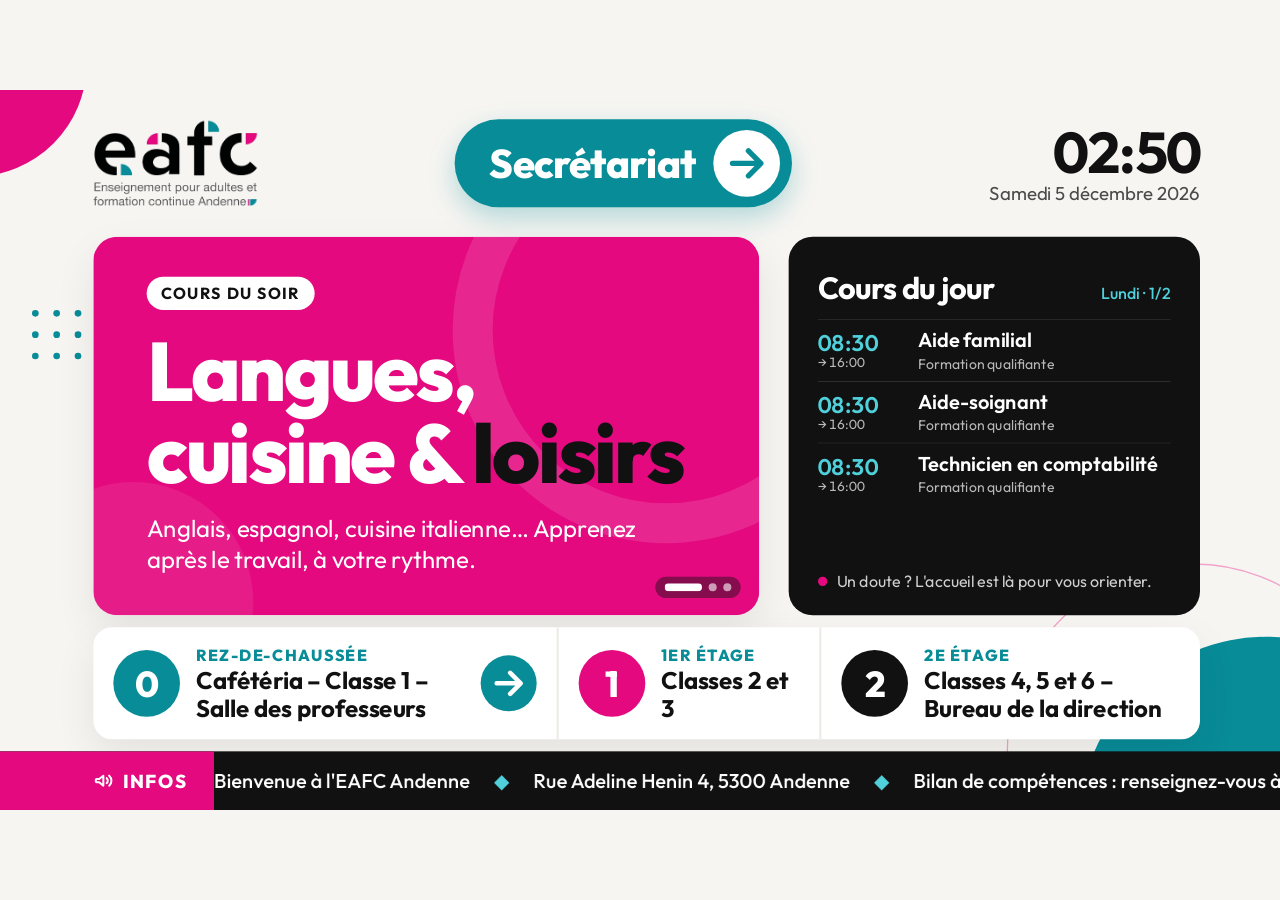
<file: index.html>
<!doctype html>
<html lang="fr">
<head>
<meta charset="utf-8">
<meta name="viewport" content="width=device-width, initial-scale=1">
<meta name="robots" content="noindex">
<title>EAFC Andenne – Affichage du hall</title>
<link rel="preconnect" href="https://fonts.googleapis.com">
<link rel="preconnect" href="https://fonts.gstatic.com" crossorigin>
<link rel="stylesheet" href="https://fonts.googleapis.com/css2?family=Outfit:wght@300;400;500;600;700;800&display=swap">
<link rel="stylesheet" href="css/tv.css">
</head>
<body>
<div id="stage">
  <div class="decor" aria-hidden="true">
    <i class="d-circle-mag"></i>
    <i class="d-circle-teal"></i>
    <i class="d-ring"></i>
    <div class="d-dots"><i></i><i></i><i></i><i></i><i></i><i></i><i></i><i></i><i></i></div>
  </div>

  <header class="top">
    <img id="logo" src="assets/logo.png" alt="EAFC Andenne – Enseignement pour adultes et formation continue">
    <div id="signs" class="signs" aria-label="Orientation"></div>
    <div class="clock">
      <div id="clock-time" class="clock-time">--:--</div>
      <div id="clock-date" class="clock-date"></div>
    </div>
  </header>

  <main id="main">
    <section id="featured" aria-label="À la une">
      <div id="slides"></div>
      <div id="dots" aria-hidden="true"></div>
    </section>
    <section id="schedule" aria-labelledby="sched-title">
      <div class="sched-head">
        <h2 id="sched-title">Cours du jour</h2>
        <span id="sched-meta" class="sched-meta"></span>
      </div>
      <div id="sched-list" class="sched-list"></div>
      <div class="sched-foot" id="sched-foot"><i aria-hidden="true"></i><span id="sched-foot-text"></span></div>
    </section>
  </main>

  <section id="floors" class="floors" aria-label="Plan des étages"></section>

  <footer id="ticker">
    <div class="t-label">
      <svg aria-hidden="true" width="30" height="30" viewBox="0 0 24 24" fill="none" stroke="#fff" stroke-width="2.4" stroke-linecap="round" stroke-linejoin="round"><path d="M3 11v2a1 1 0 0 0 1 1h3l5 4V6L7 10H4a1 1 0 0 0-1 1z"/><path d="M16 9a4 4 0 0 1 0 6"/><path d="M19 6a8 8 0 0 1 0 12"/></svg>
      <span id="ticker-label">INFOS</span>
    </div>
    <div class="t-window"><div id="ticker-track" class="t-track"></div></div>
  </footer>
</div>
<script src="js/qrcode.js"></script>
<script src="js/tv.js"></script>
</body>
</html>
</file>
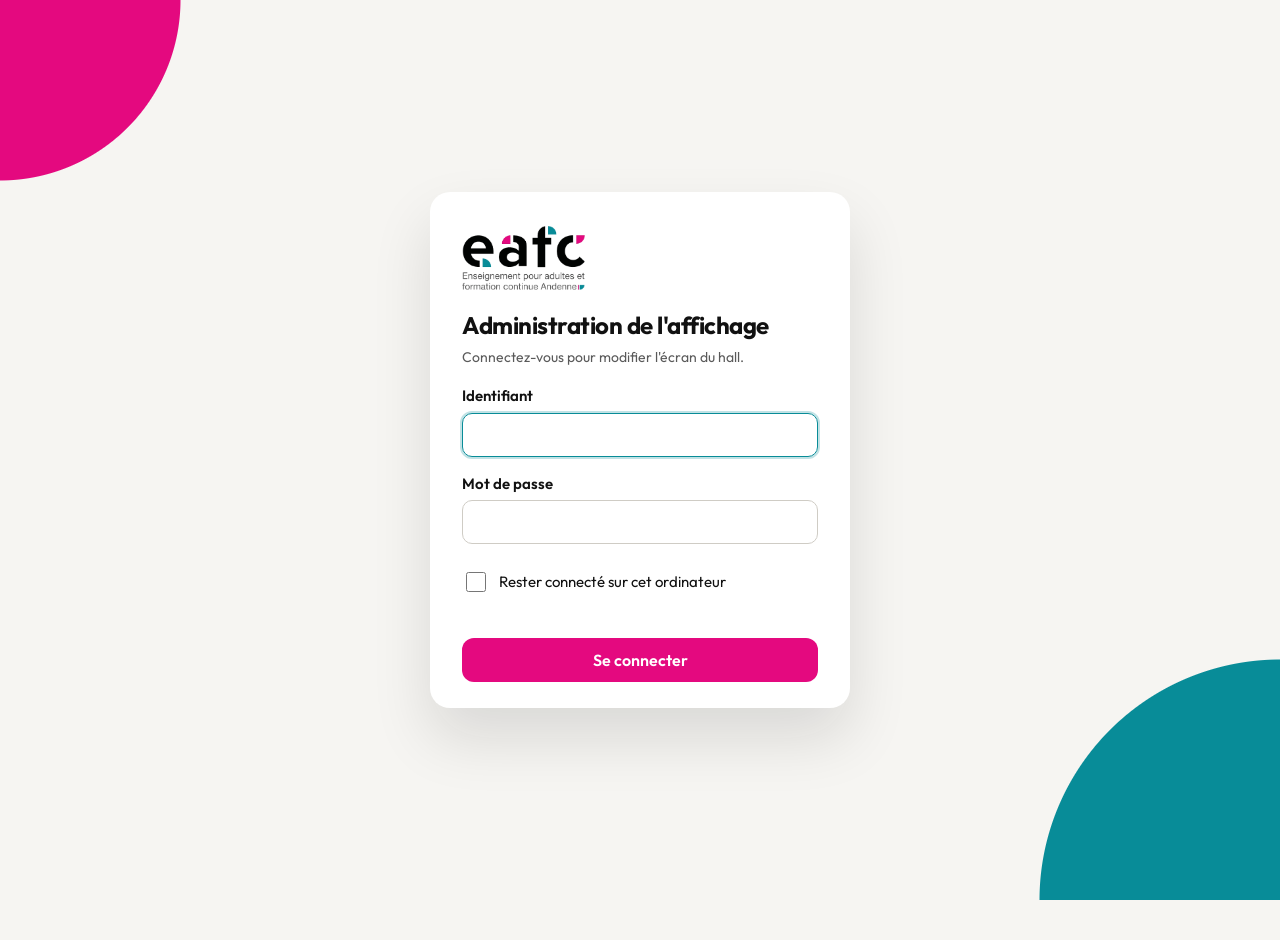
<file: admin/index.html>
<!doctype html>
<html lang="fr">
<head>
<meta charset="utf-8">
<meta name="viewport" content="width=device-width, initial-scale=1">
<meta name="robots" content="noindex, nofollow">
<title>Admin – Affichage du hall · EAFC Andenne</title>
<link rel="preconnect" href="https://fonts.googleapis.com">
<link rel="preconnect" href="https://fonts.gstatic.com" crossorigin>
<link rel="stylesheet" href="https://fonts.googleapis.com/css2?family=Outfit:wght@400;500;600;700;800&display=swap">
<link rel="stylesheet" href="admin.css">
</head>
<body>
<header class="topbar">
  <img src="../assets/logo.png" alt="EAFC Andenne" class="tb-logo">
  <div class="tb-title">
    <strong>Affichage du hall</strong>
    <span id="conn" class="conn">Non connecté</span>
  </div>
  <span class="spacer"></span>
  <span id="dirty" class="dirty" hidden>Modifications non publiées</span>
  <a class="btn ghost" href="../" target="_blank" rel="noopener">Ouvrir l'écran</a>
  <button id="logout" class="btn ghost" type="button" hidden>Se déconnecter</button>
  <button id="publish" class="btn primary" type="button">Publier</button>
</header>

<div class="layout">
  <nav class="tabs" aria-label="Sections">
    <button type="button" class="tab" data-tab="slides"><span class="tab-ico">★</span>À la une</button>
    <button type="button" class="tab" data-tab="courses"><span class="tab-ico">◷</span>Planning des cours</button>
    <button type="button" class="tab" data-tab="ticker"><span class="tab-ico">≋</span>Bandeau défilant</button>
    <button type="button" class="tab" data-tab="settings"><span class="tab-ico">✎</span>Textes &amp; réglages</button>
    <button type="button" class="tab" data-tab="github"><span class="tab-ico">⚿</span>Utilisateurs</button>
  </nav>

  <main id="editor" class="editor"></main>

  <aside class="preview" aria-label="Aperçu">
    <div class="pv-head">
      <strong>Aperçu en direct</strong>
      <span id="pv-mode" class="pv-mode"></span>
    </div>
    <div class="pv-frame" id="pv-frame">
      <iframe id="pv" src="../index.html?preview=1" title="Aperçu de l'écran du hall" tabindex="-1"></iframe>
    </div>
    <p class="pv-hint">L'aperçu montre vos modifications tout de suite. L'écran du hall ne change qu'après <strong>Publier</strong> (1 à 3 minutes).</p>
  </aside>
</div>

<div id="login" class="login" hidden>
  <form id="login-form" class="login-card" autocomplete="on">
    <img src="../assets/logo.png" alt="EAFC Andenne" class="login-logo">
    <h1>Administration de l'affichage</h1>
    <p class="hint">Connectez-vous pour modifier l'écran du hall.</p>
    <div class="field"><label for="login-user">Identifiant</label><input type="text" id="login-user" name="username" autocomplete="username" autocapitalize="off" spellcheck="false" required></div>
    <div class="field"><label for="login-pw">Mot de passe</label><input type="password" id="login-pw" name="password" autocomplete="current-password" required></div>
    <label class="check"><input type="checkbox" id="login-remember"> Rester connecté sur cet ordinateur</label>
    <p id="login-err" class="login-err" role="alert"></p>
    <button id="login-btn" class="btn primary" type="submit">Se connecter</button>
  </form>

  <div id="not-installed" class="login-card" hidden>
    <img src="../assets/logo.png" alt="EAFC Andenne" class="login-logo">
    <h1>Admin pas encore installé</h1>
    <p class="hint">Ouvrez la page d'installation pour créer le compte administrateur.</p>
    <a class="btn primary" href="../installation/">Aller à l'installation</a>
  </div>
</div>

<div id="toast" class="toast" role="status" aria-live="polite"></div>
<script src="admin.js"></script>
</body>
</html>
</file>
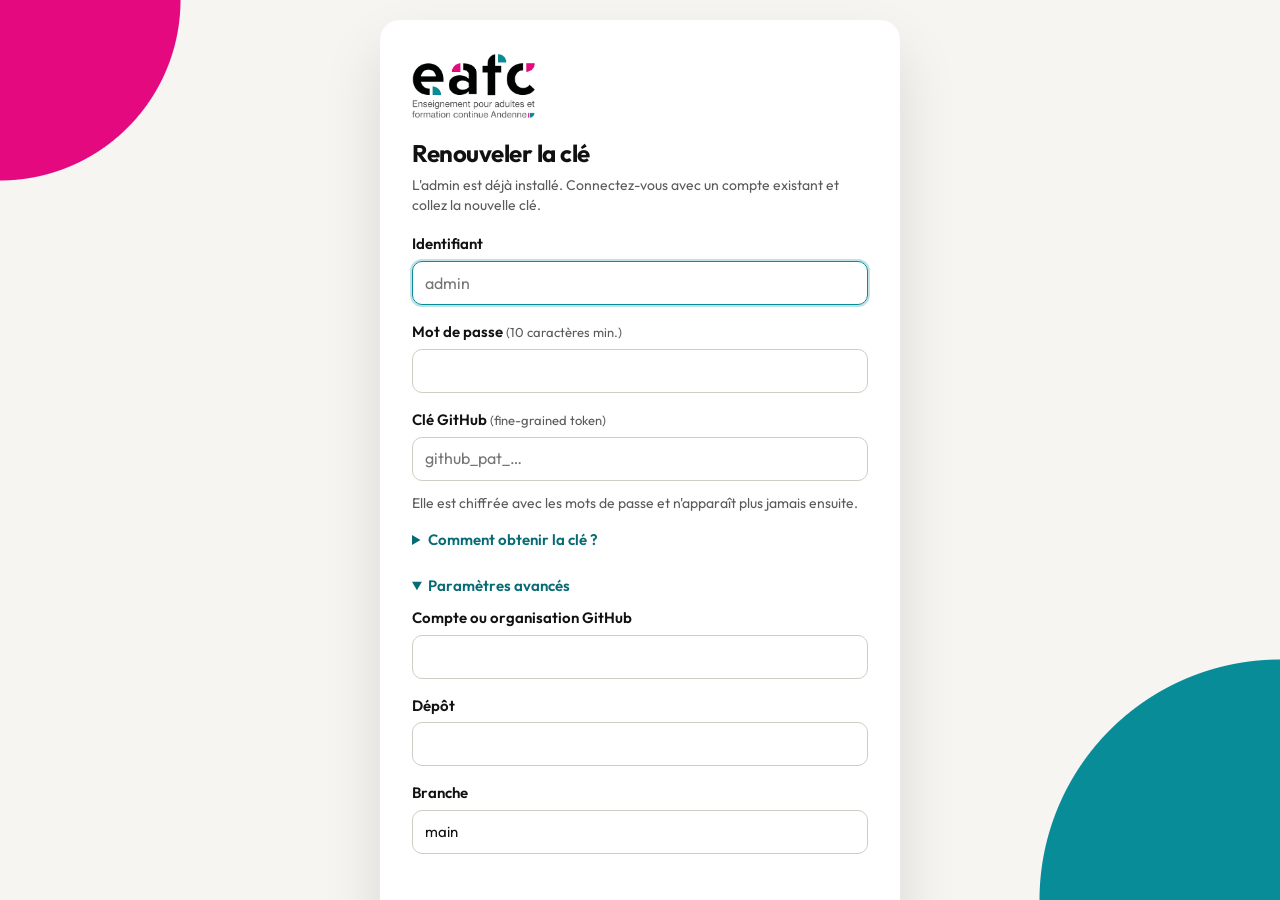
<file: installation/index.html>
<!doctype html>
<html lang="fr">
<head>
<meta charset="utf-8">
<meta name="viewport" content="width=device-width, initial-scale=1">
<meta name="robots" content="noindex, nofollow">
<title>Installation – Affichage du hall · EAFC Andenne</title>
<link rel="preconnect" href="https://fonts.googleapis.com">
<link rel="preconnect" href="https://fonts.gstatic.com" crossorigin>
<link rel="stylesheet" href="https://fonts.googleapis.com/css2?family=Outfit:wght@400;500;600;700;800&display=swap">
<link rel="stylesheet" href="../admin/admin.css">
</head>
<body data-mode="install">
<div class="login">
  <form id="setup-form" class="login-card setup-card" hidden>
    <img src="../assets/logo.png" alt="EAFC Andenne" class="login-logo">
    <h1 id="setup-title">Installation de l'admin</h1>
    <p id="setup-intro" class="hint">À faire une seule fois : créez le compte administrateur.</p>
    <div class="field"><label for="setup-user">Identifiant</label><input type="text" id="setup-user" autocomplete="username" autocapitalize="off" spellcheck="false" placeholder="admin" required></div>
    <div class="field"><label for="setup-pw">Mot de passe <span class="opt">(10 caractères min.)</span></label><input type="password" id="setup-pw" autocomplete="new-password" required></div>
    <div class="field" id="setup-pw2-field"><label for="setup-pw2">Confirmer le mot de passe</label><input type="password" id="setup-pw2" autocomplete="new-password"></div>
    <div class="field"><label for="setup-token">Clé GitHub <span class="opt">(fine-grained token)</span></label><input type="password" id="setup-token" autocomplete="off" placeholder="github_pat_…" required>
      <p class="hint" style="margin:6px 0 0">Elle est chiffrée avec les mots de passe et n'apparaît plus jamais ensuite.</p></div>
    <details class="setup-help"><summary>Comment obtenir la clé ?</summary>
      <ol class="steps">
        <li>Sur GitHub : photo de profil → <strong>Settings → Developer settings → Personal access tokens → Fine-grained tokens → Generate new token</strong>.</li>
        <li><strong>Resource owner</strong> : l'organisation propriétaire du dépôt.</li>
        <li><strong>Repository access</strong> : « Only select repositories » → le dépôt de l'affichage.</li>
        <li><strong>Permissions → Repository permissions → Contents</strong> : « Read and write ».</li>
        <li>Choisissez l'expiration la plus longue proposée → <strong>Generate token</strong> → copiez la clé ici.</li>
      </ol>
    </details>
    <details id="setup-adv" class="setup-help"><summary>Paramètres avancés</summary>
      <div class="field"><label for="setup-owner">Compte ou organisation GitHub</label><input type="text" id="setup-owner" autocomplete="off"></div>
      <div class="field"><label for="setup-repo">Dépôt</label><input type="text" id="setup-repo" autocomplete="off"></div>
      <div class="field"><label for="setup-branch">Branche</label><input type="text" id="setup-branch" autocomplete="off"></div>
    </details>
    <p id="setup-err" class="login-err" role="alert"></p>
    <button id="setup-btn" class="btn primary" type="submit">Créer le compte administrateur</button>
  </form>

  <div id="setup-done" class="login-card" hidden>
    <img src="../assets/logo.png" alt="EAFC Andenne" class="login-logo">
    <h1>C'est prêt !</h1>
    <p class="hint">Dernière étape conseillée : supprimez le dossier <strong>installation</strong> de votre dépôt. Vous pourrez le remettre le jour où il faudra renouveler la clé.</p>
    <a class="btn primary" href="../admin/">Ouvrir l'admin</a>
  </div>
</div>
<div id="toast" class="toast" role="status" aria-live="polite"></div>
<script src="../admin/admin.js"></script>
</body>
</html>
</file>
<file: css/tv.css>
/* EAFC Andenne – écran du hall (canevas fixe 1920x1080, mis à l'échelle) */
*{box-sizing:border-box}
html,body{margin:0;height:100%;overflow:hidden;background:#F6F5F2}
body{font-family:'Outfit',system-ui,-apple-system,'Segoe UI',sans-serif;cursor:none}
body.preview{cursor:default}
body.dark{background:#121212}

#stage{
  --magenta:#E4097F;--teal:#088C98;--cyan:#4FD0DB;
  --bg:#F6F5F2;--ink:#111111;--muted:#4A4A4A;--muted-strong:#333333;--teal-ink:#088C98;
  --card:#FFFFFF;--card-shadow:0 24px 60px rgba(17,17,17,.08);--line-soft:#ECEAE5;
  --sched:#111111;--sched-ink:#FFFFFF;--sched-muted:#B8B8B8;--sched-line:rgba(255,255,255,.16);
  position:absolute;left:50%;top:50%;width:1920px;height:1080px;
  transform:translate(-50%,-50%);transform-origin:center center;
  overflow:hidden;background:var(--bg);color:var(--ink);
}
#stage.theme-dark{
  --bg:#121212;--ink:#FFFFFF;--muted:#C4C4C4;--muted-strong:#E2E2E2;--teal-ink:#4FD0DB;
  --card:#1E1E1E;--card-shadow:0 24px 60px rgba(0,0,0,.45);--line-soft:#333;
  --sched:#000000;--sched-line:rgba(255,255,255,.14);
}

/* Décor */
.decor i{position:absolute;display:block}
.d-circle-mag{left:-210px;top:-210px;width:340px;height:340px;border-radius:50%;background:var(--magenta)}
.d-circle-teal{right:-260px;bottom:-300px;width:560px;height:560px;border-radius:50%;background:var(--teal)}
.d-ring{right:-150px;bottom:-190px;width:560px;height:560px;border-radius:50%;border:2px solid var(--magenta);opacity:.35}
.d-dots{position:absolute;left:48px;top:330px;display:grid;grid-template-columns:repeat(3,10px);gap:22px}
.d-dots i{position:static;width:10px;height:10px;border-radius:50%;background:var(--teal)}

/* En-tête */
.top{position:absolute;left:140px;right:120px;top:40px;height:140px;display:flex;align-items:center;justify-content:space-between}
#logo{height:128px;width:auto;display:block;flex:none}
/* Panneau d'orientation (ex. « Secrétariat → ») */
.signs{flex:1 1 auto;display:flex;justify-content:center;align-items:center;gap:28px;padding:0 32px;min-width:0}
.sign{display:flex;align-items:center;gap:26px;background:var(--teal);color:#fff;border-radius:999px;padding:16px 18px 16px 52px;font-size:60px;font-weight:800;letter-spacing:-1px;white-space:nowrap;box-shadow:0 16px 40px rgba(8,140,152,.28)}
@keyframes signpulse{0%,100%{box-shadow:0 16px 40px rgba(228,9,127,.35),0 0 0 0 rgba(228,9,127,.45)}50%{box-shadow:0 16px 40px rgba(228,9,127,.35),0 0 0 18px rgba(228,9,127,0)}}
.sign.arrow-first{flex-direction:row-reverse;padding:16px 52px 16px 18px}
.sign-arrow{width:100px;height:100px;border-radius:50%;background:#fff;color:var(--teal);display:flex;align-items:center;justify-content:center;flex:none}
.sign-arrow svg{width:64px;height:64px;display:block}
.sign-arrow .nudge{animation:nudge 1.6s ease-in-out infinite}
@keyframes nudge{0%,100%{transform:translateX(0)}50%{transform:translateX(7px)}}
#stage.theme-dark .sign{background:var(--teal);color:#fff}
.signs.many .sign{font-size:40px;padding:12px 14px 12px 34px}
.signs.many .sign.arrow-first{padding:12px 34px 12px 14px}
.signs.many .sign-arrow{width:70px;height:70px}
.signs.many .sign-arrow svg{width:44px;height:44px}
.clock{flex:none;display:flex;flex-direction:column;align-items:flex-end;gap:2px}
.clock-time{font-size:86px;font-weight:700;line-height:1;letter-spacing:-2px;font-variant-numeric:tabular-nums}
.clock-date{font-size:28px;color:var(--muted)}

/* Zone principale */
#main{position:absolute;left:140px;right:120px;top:220px;bottom:150px;display:grid;
  grid-template-columns:minmax(0,1.62fr) minmax(0,1fr);column-gap:44px;
  transition:grid-template-columns .9s ease,column-gap .9s ease,bottom .6s ease}
#main.wide{grid-template-columns:minmax(0,1fr) minmax(0,0fr);column-gap:0}
#stage.no-ticker #main{bottom:64px}
#stage.has-floors #main{bottom:292px}
#stage.has-floors.no-ticker #main{bottom:228px}

/* Plan des étages */
.floors{position:absolute;left:140px;right:120px;bottom:106px;height:168px;display:none;
  grid-template-columns:repeat(var(--n,3),minmax(0,1fr));background:var(--card);border-radius:28px;box-shadow:var(--card-shadow);overflow:hidden}
#stage.has-floors .floors{display:grid}
#stage.has-floors.no-ticker .floors{bottom:40px}
.floor{display:flex;align-items:center;gap:24px;padding:18px 30px;min-width:0;position:relative}
.floor + .floor{border-left:3px solid var(--line-soft)}
.floor-badge{flex:none;width:100px;height:100px;border-radius:50%;background:var(--teal);color:#fff;display:flex;align-items:center;justify-content:center;font-size:54px;font-weight:800;letter-spacing:-1px}
.floor:nth-child(2) .floor-badge{background:var(--magenta)}
.floor:nth-child(3) .floor-badge{background:#111}
#stage.theme-dark .floor:nth-child(3) .floor-badge{background:#fff;color:#111}
.floor-txt{display:flex;flex-direction:column;gap:2px;min-width:0;flex:1}
.floor-name{font-size:24px;font-weight:800;letter-spacing:2px;white-space:nowrap;overflow:hidden;text-overflow:ellipsis;text-transform:uppercase;color:var(--teal-ink)}
.floor-rooms{font-size:36px;font-weight:700;line-height:1.15;color:var(--ink);overflow:hidden;display:-webkit-box;-webkit-line-clamp:2;-webkit-box-orient:vertical}
.floor-arrow{flex:none;width:84px;height:84px;border-radius:50%;background:var(--teal);color:#fff;display:flex;align-items:center;justify-content:center}
.floor-arrow svg{width:54px;height:54px;display:block}
.floor-arrow .nudge{animation:nudge 1.6s ease-in-out infinite}
#stage.no-ticker #ticker{display:none}

/* À la une */
#featured{position:relative;border-radius:36px;overflow:hidden;background:var(--card);box-shadow:var(--card-shadow);min-width:0}
#slides{position:absolute;inset:0}
.slide{position:absolute;inset:0;display:flex;opacity:0;transform:translateX(40px);
  transition:opacity .9s ease,transform .9s ease;pointer-events:none;background:var(--card)}
.slide.active{opacity:1;transform:none}

.color-teal   {--panel:#088C98;--shape1:#E4097F;--shape2:#FFFFFF;--ring:#111111;--tag:#E4097F;--hl:#E4097F;--ann-hl:#111111}
.color-magenta{--panel:#E4097F;--shape1:#088C98;--shape2:#FFFFFF;--ring:#111111;--tag:#088C98;--hl:#088C98;--ann-hl:#111111}
.color-dark   {--panel:#111111;--shape1:#E4097F;--shape2:#088C98;--ring:#FFFFFF;--tag:#E4097F;--hl:#E4097F;--ann-hl:#FF5AAE}

.s-body{flex:1 1 auto;min-width:0;padding:60px 52px 52px 60px;display:flex;flex-direction:column;gap:28px;overflow:hidden}
.s-tagrow{display:flex;align-items:center;gap:16px;flex:none;flex-wrap:wrap}
.s-tag{background:var(--tag);color:#fff;font-size:24px;font-weight:700;letter-spacing:2px;padding:10px 22px;border-radius:999px;text-transform:uppercase}
.s-kicker{font-size:26px;font-weight:500;color:var(--muted)}
.s-title{margin:0;font-size:104px;font-weight:800;line-height:1;letter-spacing:-.03em;flex:none;overflow-wrap:normal}
.hl{font-style:normal;color:var(--hl)}
.s-text{margin:0;font-size:36px;line-height:1.3;color:var(--muted-strong);max-width:820px;flex:none}
.s-foot{margin-top:auto;display:flex;flex-direction:column;gap:10px;flex:none}
.layout-announce .s-foot{padding-right:140px}
.s-foot-label{font-size:26px;font-weight:500;color:var(--muted)}
.s-foot-text{font-size:40px;font-weight:700}
.s-foot-text .hl{color:var(--teal-ink)}

/* Classique : panneau coloré + formes */
.s-side{flex:0 0 300px;background:var(--panel);position:relative;overflow:hidden;display:flex;align-items:flex-end;justify-content:center;padding-bottom:84px}
.sh{position:absolute;display:block}
.sh-quarter{left:30px;top:48px;width:220px;height:220px;background:var(--shape1);border-radius:0 0 0 220px}
.sh-tri{left:44px;top:220px;width:0;height:0;border-left:130px solid var(--shape2);border-top:130px solid transparent}
.sh-ring{right:-60px;top:190px;width:180px;height:180px;border-radius:50%;border:18px solid var(--ring)}
.s-side.has-qr .sh-tri{display:none}
.s-side.has-qr{padding-bottom:56px}
.s-side:not(.has-qr) .sh-tri{top:300px;border-left-width:170px;border-top-width:170px}
.s-side:not(.has-qr) .sh-ring{top:360px}

.s-qr{position:relative;z-index:2;background:#fff;border-radius:20px;padding:16px 16px 12px;display:flex;flex-direction:column;align-items:center;gap:8px;width:224px;box-shadow:0 10px 30px rgba(0,0,0,.15)}
.s-qr svg{width:192px;height:192px;display:block}
.s-qr span{font-size:19px;font-weight:600;color:#111;text-align:center;line-height:1.2}

/* Image à droite */
.s-media{flex:0 0 40%;position:relative;background:#ddd;overflow:hidden}
.s-media img{position:absolute;inset:0;width:100%;height:100%;object-fit:cover}
.layout-image .s-qr,.layout-poster .s-qr{position:absolute;right:32px;bottom:88px}
.s-empty{position:absolute;inset:0;display:flex;align-items:center;justify-content:center;font-size:30px;color:#777;
  background:repeating-linear-gradient(45deg,#ececec 0 20px,#e2e2e2 20px 40px)}

/* Affiche (image entière) */
.layout-poster{background:#111}
.s-poster-bg{position:absolute;inset:-60px;background-size:cover;background-position:center;filter:blur(40px) brightness(.55)}
.s-poster-img{position:relative;width:100%;height:100%;object-fit:contain;display:block}
.layout-poster.fit-cover .s-poster-img{object-fit:cover}

/* Annonce (fond coloré) */
.layout-announce{background:var(--panel);color:#fff;align-items:center;overflow:hidden}
.layout-announce::before{content:"";position:absolute;right:-180px;top:-180px;width:520px;height:520px;border-radius:50%;border:60px solid rgba(255,255,255,.12)}
.layout-announce::after{content:"";position:absolute;left:-120px;bottom:-160px;width:360px;height:360px;border-radius:50%;background:rgba(255,255,255,.08)}
.layout-announce .s-body{justify-content:center;padding:72px 80px;position:relative;z-index:1}
.layout-announce .s-title{font-size:124px}
.layout-announce .s-tag{background:#fff;color:#111}
.layout-announce .s-kicker,.layout-announce .s-foot-label{color:rgba(255,255,255,.92)}
.layout-announce .s-text{color:#fff}
.layout-announce .hl,.layout-announce .s-foot-text .hl{color:var(--ann-hl)}
.layout-announce .s-foot{margin-top:20px}
.layout-announce .s-qr{margin-right:80px;flex:none;align-self:center}

/* Points de progression */
#dots{position:absolute;right:28px;bottom:26px;display:flex;gap:10px;padding:10px 14px;border-radius:999px;background:rgba(17,17,17,.45);z-index:5}
#dots:empty{display:none}
.dot{width:12px;height:12px;border-radius:6px;background:rgba(255,255,255,.6);overflow:hidden;transition:width .4s ease}
.dot.on{width:56px;background:rgba(255,255,255,.3)}
.dot .fill{display:block;height:100%;width:0;background:#fff}

/* Cours du jour */
#schedule{background:var(--sched);color:var(--sched-ink);border-radius:36px;padding:48px 44px 36px;display:flex;flex-direction:column;min-width:0;overflow:hidden;transition:opacity .6s ease}
#main.wide #schedule{opacity:0}
.sched-head{display:flex;align-items:baseline;justify-content:space-between;gap:16px;margin-bottom:18px;flex:none}
.sched-head h2{margin:0;font-size:46px;font-weight:700;letter-spacing:-1px;white-space:nowrap;overflow:hidden;text-overflow:ellipsis}
.sched-meta{font-size:24px;font-weight:500;color:var(--cyan);white-space:nowrap}
.sched-list{display:flex;flex-direction:column;flex:1 1 auto;min-height:0;overflow:hidden;transition:opacity .4s ease}
.sched-list.fading{opacity:0}
.row{display:grid;grid-template-columns:132px minmax(0,1fr) auto;align-items:center;gap:18px;padding:14px 0;border-top:1px solid var(--sched-line)}
.r-time{display:flex;flex-direction:column;font-size:34px;font-weight:600;color:var(--cyan);font-variant-numeric:tabular-nums;line-height:1.05}
.r-end{font-size:20px;font-weight:400;color:var(--sched-muted)}
.r-info{display:flex;flex-direction:column;gap:4px;min-width:0}
.r-name{font-size:30px;font-weight:600;line-height:1.12;overflow:hidden;display:-webkit-box;-webkit-line-clamp:2;-webkit-box-orient:vertical}
.r-kind{font-size:21px;color:var(--sched-muted);white-space:nowrap;overflow:hidden;text-overflow:ellipsis}
.r-room{font-size:28px;font-weight:700;background:rgba(255,255,255,.1);padding:8px 16px;border-radius:14px;white-space:nowrap;max-width:200px;overflow:hidden;text-overflow:ellipsis}
.row.now{background:linear-gradient(90deg,rgba(8,140,152,.28),rgba(8,140,152,0));margin:0 -20px;padding-left:20px;padding-right:20px;border-radius:16px;border-top-color:transparent}
.row.now + .row{border-top-color:transparent}
.badge{display:inline-block;font-size:17px;font-weight:700;letter-spacing:1px;text-transform:uppercase;padding:3px 10px;border-radius:8px;margin-right:10px;vertical-align:3px}
.b-now{background:var(--teal);color:#fff}
.b-cancel{background:var(--magenta);color:#fff}
.b-change{background:#fff;color:#111}
.row.cancelled .r-name,.row.cancelled .r-time{text-decoration:line-through;opacity:.55}
.sched-empty{font-size:30px;line-height:1.35;color:var(--sched-muted);padding:36px 0;border-top:1px solid var(--sched-line)}
.sched-foot{margin-top:auto;display:flex;align-items:center;gap:14px;font-size:24px;color:#CFCFCF;padding-top:16px;flex:none}
.sched-foot i{width:14px;height:14px;border-radius:50%;background:var(--magenta);flex:none}
.sched-foot.empty{display:none}

/* Bandeau défilant */
#ticker{position:absolute;left:0;right:0;bottom:0;height:88px;display:flex;align-items:stretch;background:#111;color:#fff;overflow:hidden}
.t-label{flex:0 0 auto;display:flex;align-items:center;gap:14px;padding:0 40px 0 140px;background:var(--magenta);font-size:28px;font-weight:800;letter-spacing:2px;text-transform:uppercase;position:relative;z-index:1}
.t-window{flex:1 1 auto;overflow:hidden;display:flex;align-items:center;min-width:0}
.t-track{display:flex;white-space:nowrap;font-size:30px;font-weight:500;will-change:transform;animation:ticker 40s linear infinite}
.t-chunk{display:flex;align-items:center;flex:none}
.t-sep{color:var(--cyan);padding:0 36px}
.t-item .hl{color:var(--cyan)}
@keyframes ticker{from{transform:translateX(0)}to{transform:translateX(-50%)}}
</file>
<file: admin/admin.css>
:root{
  --magenta:#E4097F;--magenta-dk:#B8066A;--teal:#088C98;--teal-dk:#066B74;--ink:#111;--muted:#5A5A5A;
  --bg:#F6F5F2;--card:#fff;--line:#E3E1DC;--soft:#F1EFEA;--focus:#088C98;--danger:#C2185B;
  --radius:14px;
}
*{box-sizing:border-box}
html,body{margin:0}
body{font-family:'Outfit',system-ui,-apple-system,'Segoe UI',sans-serif;background:var(--bg);color:var(--ink);font-size:16px;line-height:1.45}
button,input,select,textarea{font:inherit;color:inherit}
:focus-visible{outline:3px solid var(--focus);outline-offset:2px}
h1{font-size:30px;margin:0;letter-spacing:-.5px}
h2{font-size:20px;margin:0 0 4px}
.lead{color:var(--muted);margin:6px 0 20px;max-width:720px}
.hint{color:var(--muted);font-size:14px;margin:4px 0 0}
code{background:var(--soft);padding:1px 6px;border-radius:6px;font-size:.92em}

/* Barre du haut */
.topbar{position:sticky;top:0;z-index:20;display:flex;align-items:center;gap:16px;padding:12px 24px;background:#fff;border-bottom:1px solid var(--line)}
.tb-logo{height:46px;width:auto}
.tb-title{display:flex;flex-direction:column;line-height:1.15}
.tb-title strong{font-size:18px}
.conn{font-size:13px;color:var(--muted);display:flex;align-items:center;gap:6px}
.conn::before{content:"";width:8px;height:8px;border-radius:50%;background:#B9B9B9}
.conn.ok::before{background:#17A34A}
.spacer{flex:1}
.dirty{font-size:14px;font-weight:600;color:var(--magenta-dk);background:#FDE7F2;padding:6px 12px;border-radius:999px}

/* Boutons */
.btn{display:inline-flex;align-items:center;justify-content:center;gap:8px;min-height:44px;padding:0 18px;border-radius:12px;border:1px solid transparent;font-weight:600;cursor:pointer;text-decoration:none;white-space:nowrap}
.btn.primary{background:var(--magenta);color:#fff}
.btn.primary:hover{background:var(--magenta-dk)}
.btn.primary:disabled{opacity:.6;cursor:wait}
.btn.teal{background:var(--teal);color:#fff}
.btn.teal:hover{background:var(--teal-dk)}
.btn.ghost{background:#fff;border-color:var(--line);color:var(--ink)}
.btn.ghost:hover{background:var(--soft)}
.btn.danger{background:#fff;border-color:#F3C2D9;color:var(--danger)}
.btn.sm{min-height:38px;padding:0 14px;font-size:15px}
.icon{width:38px;height:38px;display:inline-flex;align-items:center;justify-content:center;border-radius:10px;border:1px solid var(--line);background:#fff;cursor:pointer;color:var(--ink)}
.icon:hover{background:var(--soft)}
.icon.del:hover{background:#FDE7F2;color:var(--danger);border-color:#F3C2D9}
.icon svg{width:18px;height:18px}
.icon:disabled{opacity:.35;cursor:default}

/* Mise en page générale */
.layout{display:grid;grid-template-columns:230px minmax(0,1fr) minmax(380px,40%);gap:24px;padding:24px;align-items:start}
.tabs{position:sticky;top:94px;display:flex;flex-direction:column;gap:4px}
.tab{display:flex;align-items:center;gap:12px;text-align:left;padding:12px 14px;border-radius:12px;border:0;background:transparent;cursor:pointer;font-weight:500;min-height:48px}
.tab:hover{background:#fff}
.tab.on{background:#fff;color:var(--magenta-dk);font-weight:700;box-shadow:0 1px 0 var(--line)}
.tab-ico{width:28px;height:28px;border-radius:8px;background:var(--soft);display:inline-flex;align-items:center;justify-content:center;font-size:15px;color:var(--teal-dk)}
.tab.on .tab-ico{background:var(--magenta);color:#fff}
.editor{min-width:0}
.panel-head{display:flex;align-items:center;justify-content:space-between;gap:16px;flex-wrap:wrap}
.card{background:var(--card);border:1px solid var(--line);border-radius:var(--radius);padding:22px;margin-bottom:18px}
.card > h2 + .hint{margin-bottom:14px}

/* Aperçu */
.preview{position:sticky;top:94px}
.pv-head{display:flex;align-items:center;justify-content:space-between;margin-bottom:10px}
.pv-mode{font-size:13px;color:var(--teal-dk);background:#E2F3F4;padding:4px 10px;border-radius:999px}
.pv-mode:empty{display:none}
.pv-frame{position:relative;width:100%;aspect-ratio:16/9;border-radius:14px;overflow:hidden;background:#000;box-shadow:0 0 0 10px #1b1b1b,0 20px 40px rgba(0,0,0,.18)}
.pv-frame iframe{position:absolute;left:0;top:0;width:1920px;height:1080px;border:0;transform-origin:0 0;pointer-events:none}
.pv-hint{font-size:14px;color:var(--muted);margin:22px 0 0}

/* Formulaires */
.field{display:flex;flex-direction:column;gap:6px;margin-bottom:16px;min-width:0}
.field > label,.legend{font-weight:600;font-size:15px}
.field .opt{font-weight:400;color:var(--muted);font-size:13px}
input[type=text],input[type=url],input[type=number],input[type=date],input[type=time],input[type=password],select,textarea{
  width:100%;min-height:44px;padding:9px 12px;border:1px solid #CFCCC5;border-radius:10px;background:#fff}
textarea{min-height:88px;resize:vertical}
input:focus,select:focus,textarea:focus{border-color:var(--teal);outline:2px solid rgba(8,140,152,.25);outline-offset:0}
.grid2{display:grid;grid-template-columns:repeat(2,minmax(0,1fr));gap:0 16px}
.grid3{display:grid;grid-template-columns:repeat(3,minmax(0,1fr));gap:0 16px}
fieldset{border:0;padding:0;margin:0 0 18px;min-width:0}
legend{font-weight:600;font-size:15px;margin-bottom:8px;padding:0}

/* Interrupteur */
.switch{position:relative;display:inline-flex;align-items:center;gap:10px;cursor:pointer;min-height:44px}
.switch input{position:absolute;opacity:0;width:44px;height:26px;margin:0}
.switch .track{width:44px;height:26px;border-radius:13px;background:#CFCCC5;position:relative;transition:background .2s;flex:none}
.switch .track::after{content:"";position:absolute;left:3px;top:3px;width:20px;height:20px;border-radius:50%;background:#fff;transition:transform .2s;box-shadow:0 1px 2px rgba(0,0,0,.25)}
.switch input:checked + .track{background:var(--teal)}
.switch input:checked + .track::after{transform:translateX(18px)}
.switch input:focus-visible + .track{outline:3px solid var(--focus);outline-offset:2px}

/* Liste des annonces */
.slide-list{list-style:none;margin:0 0 18px;padding:0;display:flex;flex-direction:column;gap:8px}
.slide-item{display:flex;align-items:center;gap:8px;background:#fff;border:1px solid var(--line);border-radius:14px;padding:8px 10px 8px 8px}
.slide-item.sel{border-color:var(--magenta);box-shadow:0 0 0 2px rgba(228,9,127,.18)}
.slide-item.off .si-main{opacity:.5}
.si-main{flex:1;display:flex;align-items:center;gap:14px;border:0;background:transparent;text-align:left;cursor:pointer;padding:4px;border-radius:10px;min-width:0;min-height:44px}
.si-txt{display:flex;flex-direction:column;min-width:0}
.si-txt strong{white-space:nowrap;overflow:hidden;text-overflow:ellipsis}
.si-txt small{color:var(--muted);font-size:13px}
.thumb{flex:none;width:96px;height:54px;border-radius:8px;overflow:hidden;position:relative;background:#fff;border:1px solid var(--line)}
.thumb i{position:absolute;display:block}

/* Choix de mise en page */
.layout-picker{display:grid;grid-template-columns:repeat(4,minmax(0,1fr));gap:12px}
.lp{position:relative;display:flex;flex-direction:column;gap:8px;cursor:pointer;padding:10px;border:2px solid var(--line);border-radius:14px;background:#fff}
.lp input{position:absolute;opacity:0}
.lp:has(input:checked){border-color:var(--magenta);background:#FFF5FA}
.lp:has(input:focus-visible){outline:3px solid var(--focus);outline-offset:2px}
.lp .thumb{width:100%;height:auto;aspect-ratio:16/10}
.lp b{font-size:15px}
.lp small{color:var(--muted);font-size:13px;line-height:1.3}

/* Pastilles couleur */
.swatches{display:flex;gap:10px;flex-wrap:wrap}
.sw{position:relative;display:inline-flex;align-items:center;gap:10px;padding:8px 14px 8px 8px;border:2px solid var(--line);border-radius:12px;cursor:pointer;background:#fff;min-height:44px}
.sw input{position:absolute;opacity:0}
.sw:has(input:checked){border-color:var(--ink)}
.sw:has(input:focus-visible){outline:3px solid var(--focus);outline-offset:2px}
.sw i{width:26px;height:26px;border-radius:8px;display:block}
.seg{display:inline-flex;border:1px solid var(--line);border-radius:12px;overflow:hidden;background:#fff;flex-wrap:wrap}
.seg label{position:relative;padding:10px 16px;cursor:pointer;min-height:44px;display:flex;align-items:center}
.seg input{position:absolute;opacity:0}
.seg label:has(input:checked){background:var(--ink);color:#fff}
.seg label:has(input:focus-visible){outline:3px solid var(--focus);outline-offset:-3px}

/* Image */
.img-box{display:flex;gap:16px;align-items:center;flex-wrap:wrap}
.img-prev{width:200px;aspect-ratio:16/9;border-radius:10px;border:1px solid var(--line);background:var(--soft) center/cover no-repeat;display:flex;align-items:center;justify-content:center;color:var(--muted);font-size:13px}
.file-btn{position:relative;overflow:hidden}
.file-btn input{position:absolute;inset:0;opacity:0;cursor:pointer}

/* Visibilité des champs selon la mise en page */
.form[data-layout=poster] .only-text{display:none}
.form:not([data-layout=poster]):not([data-layout=image]) .only-image{display:none}
.form:not([data-layout=poster]) .only-poster{display:none}

/* Planning */
.days-tabs{display:flex;gap:6px;flex-wrap:wrap;margin-bottom:16px}
.dt{display:flex;flex-direction:column;align-items:center;gap:2px;min-width:74px;padding:8px 10px;border-radius:12px;border:1px solid var(--line);background:#fff;cursor:pointer;min-height:56px}
.dt b{font-size:15px}
.dt small{font-size:12px;color:var(--muted)}
.dt.on{background:var(--ink);color:#fff;border-color:var(--ink)}
.dt.on small{color:#ddd}
.dt.today{box-shadow:inset 0 -3px 0 var(--magenta)}
.course{background:#fff;border:1px solid var(--line);border-radius:14px;padding:14px 16px;margin-bottom:10px}
.course.cancelled{background:#FFF7FB}
.course-top{display:grid;grid-template-columns:132px 132px minmax(0,2fr) minmax(0,1.3fr) minmax(0,1fr);gap:10px;align-items:end}
.course-bot{display:flex;align-items:center;gap:14px;flex-wrap:wrap;margin-top:10px}
.course .field{margin:0}
.course .field > label{font-size:13px;font-weight:500;color:var(--muted)}
.daychips{display:flex;gap:4px;flex-wrap:wrap}
.dc{width:40px;height:40px;border-radius:10px;border:1px solid #CFCCC5;background:#fff;cursor:pointer;font-weight:600;font-size:14px}
.dc[aria-pressed=true]{background:var(--teal);border-color:var(--teal);color:#fff}
.course-bot select{width:auto;min-width:140px}
.course-bot .grow{flex:1;min-width:180px}
.course-more{display:none;gap:10px;margin-top:10px;grid-template-columns:repeat(2,minmax(0,180px))}
.course.open .course-more{display:grid}
.empty-state{text-align:center;padding:36px 20px;color:var(--muted);background:#fff;border:1px dashed #CFCCC5;border-radius:14px}
.week{display:grid;grid-template-columns:repeat(7,minmax(0,1fr));gap:6px;margin-bottom:22px}
.week-col{background:#fff;border:1px solid var(--line);border-radius:12px;padding:8px;min-height:120px;cursor:pointer;text-align:left}
.week-col:hover{border-color:var(--teal)}
.week-col.on{border-color:var(--ink);box-shadow:0 0 0 1px var(--ink)}
.week-col h3{margin:0 0 6px;font-size:14px}
.wk-item{font-size:12px;line-height:1.25;padding:4px 6px;border-radius:6px;background:#E2F3F4;margin-bottom:4px;overflow:hidden;text-overflow:ellipsis;white-space:nowrap}
.wk-item.x{background:#FDE7F2;text-decoration:line-through}

/* Plan des étages */
.floor-row{display:grid;grid-template-columns:76px minmax(0,1fr) minmax(150px,190px) 38px 38px;gap:10px;align-items:end;background:#fff;border:1px solid var(--line);border-radius:14px;padding:10px 12px;margin-bottom:8px}
.floor-row .field{margin:0}
.floor-row .field > label{font-size:13px;font-weight:500;color:var(--muted)}
.floor-row .icon{margin-bottom:3px}
.floor-row .field:nth-of-type(3){grid-column:1 / -1;order:5}
@media (max-width:820px){.floor-row{grid-template-columns:76px minmax(0,1fr) 38px 38px}.floor-row .field:nth-of-type(4){grid-column:1 / -1;order:4}}

/* Bandeau */
.tick-row{display:flex;align-items:center;gap:8px;background:#fff;border:1px solid var(--line);border-radius:14px;padding:8px 10px;margin-bottom:8px}
.tick-row input[type=text]{flex:1}

/* Écran de connexion */
body.locked .layout,body.locked .topbar{visibility:hidden}
.login{position:fixed;inset:0;z-index:40;display:flex;align-items:center;justify-content:center;padding:20px;
  background:radial-gradient(circle at 0 0,#E4097F 0 180px,transparent 181px),radial-gradient(circle at 100% 100%,#088C98 0 240px,transparent 241px),#F6F5F2}
.login[hidden]{display:none}
.login-card{width:min(420px,100%);background:#fff;border-radius:20px;padding:34px 32px 26px;box-shadow:0 30px 60px rgba(17,17,17,.12);display:flex;flex-direction:column}
.login-logo{height:64px;width:auto;align-self:flex-start;margin-bottom:18px}
.login-card h1{font-size:24px}
.login-card .hint{margin:4px 0 18px}
.check{display:flex;align-items:center;gap:10px;min-height:44px;cursor:pointer;font-size:15px}
.check input{width:20px;height:20px;accent-color:var(--teal)}
.login-err{color:var(--danger);font-weight:600;min-height:22px;margin:4px 0 8px}
.login{overflow-y:auto;align-items:flex-start}
.login-card{margin:auto}
.login-card[hidden]{display:none}
.setup-card{width:min(520px,100%)}
.setup-help{margin:0 0 14px;font-size:15px}
.setup-help summary{cursor:pointer;color:var(--teal-dk);font-weight:600;min-height:32px}
.setup-help .steps{margin-top:8px;font-size:14px}
.linkish{margin-top:14px;background:none;border:0;color:var(--teal-dk);text-decoration:underline;cursor:pointer;font-size:14px;min-height:44px}
details.card > summary{cursor:pointer;list-style:none}
details.card > summary::-webkit-details-marker{display:none}
details.card > summary::before{content:"▸ ";color:var(--teal-dk)}
details.card[open] > summary::before{content:"▾ "}

/* Toast */
.toast{position:fixed;left:50%;bottom:24px;transform:translateX(-50%) translateY(20px);background:var(--ink);color:#fff;padding:14px 20px;border-radius:12px;opacity:0;pointer-events:none;transition:all .25s;max-width:min(560px,90vw);z-index:50;box-shadow:0 10px 30px rgba(0,0,0,.25)}
.toast.show{opacity:1;transform:translateX(-50%)}
.toast.err{background:var(--danger)}
.toast.ok{background:#0F7A3A}

.steps{margin:0;padding-left:22px}
.steps li{margin-bottom:8px}
.row-actions{display:flex;gap:10px;flex-wrap:wrap;margin-top:6px}

@media (max-width:1320px){
  .layout{grid-template-columns:200px minmax(0,1fr)}
  .preview{grid-column:1 / -1;position:static;order:-1;max-width:760px}
  .tabs{top:84px}
}
@media (max-width:820px){
  .layout{grid-template-columns:1fr;padding:14px}
  .tabs{position:static;flex-direction:row;overflow-x:auto}
  .tab{white-space:nowrap}
  .topbar{flex-wrap:wrap;padding:10px 14px}
  .layout-picker{grid-template-columns:repeat(2,minmax(0,1fr))}
  .grid2,.grid3,.course-top{grid-template-columns:1fr}
  .week{grid-template-columns:repeat(4,minmax(0,1fr))}
}
[hidden]{display:none !important}
</file>
